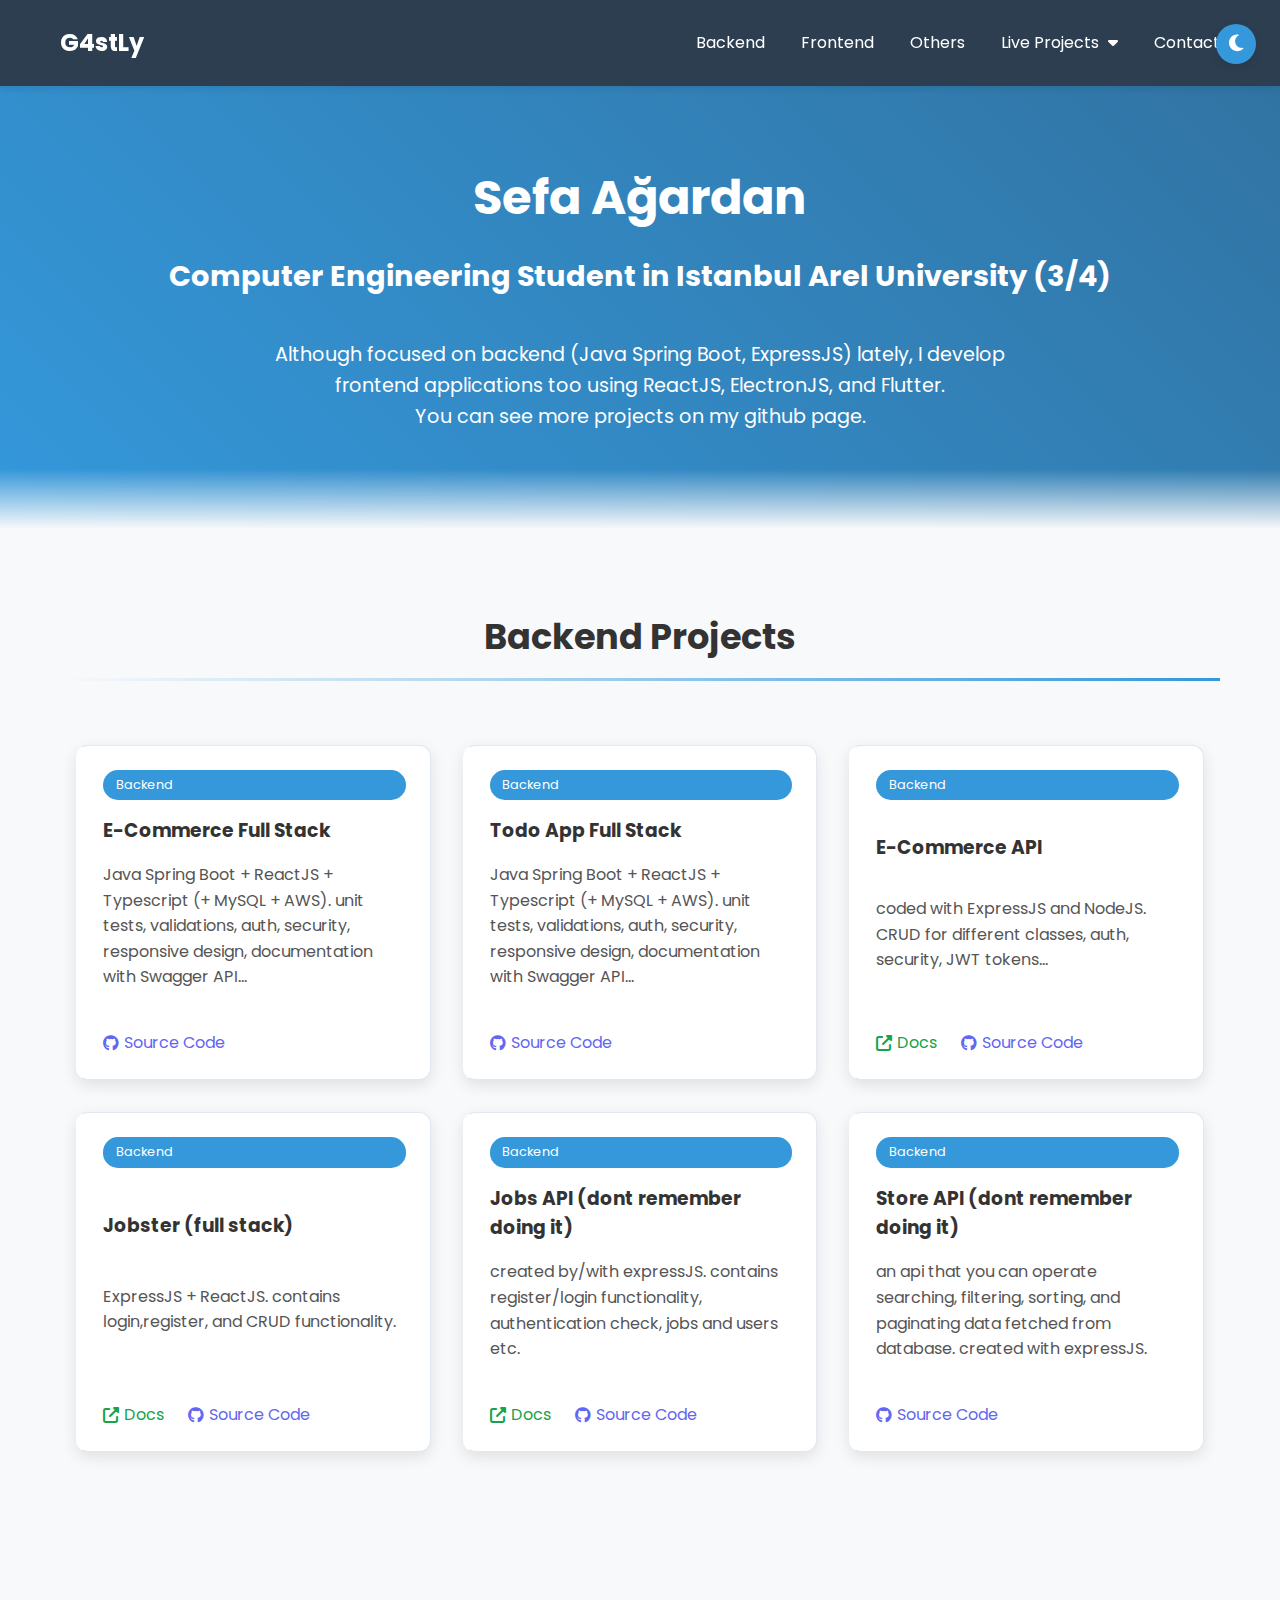
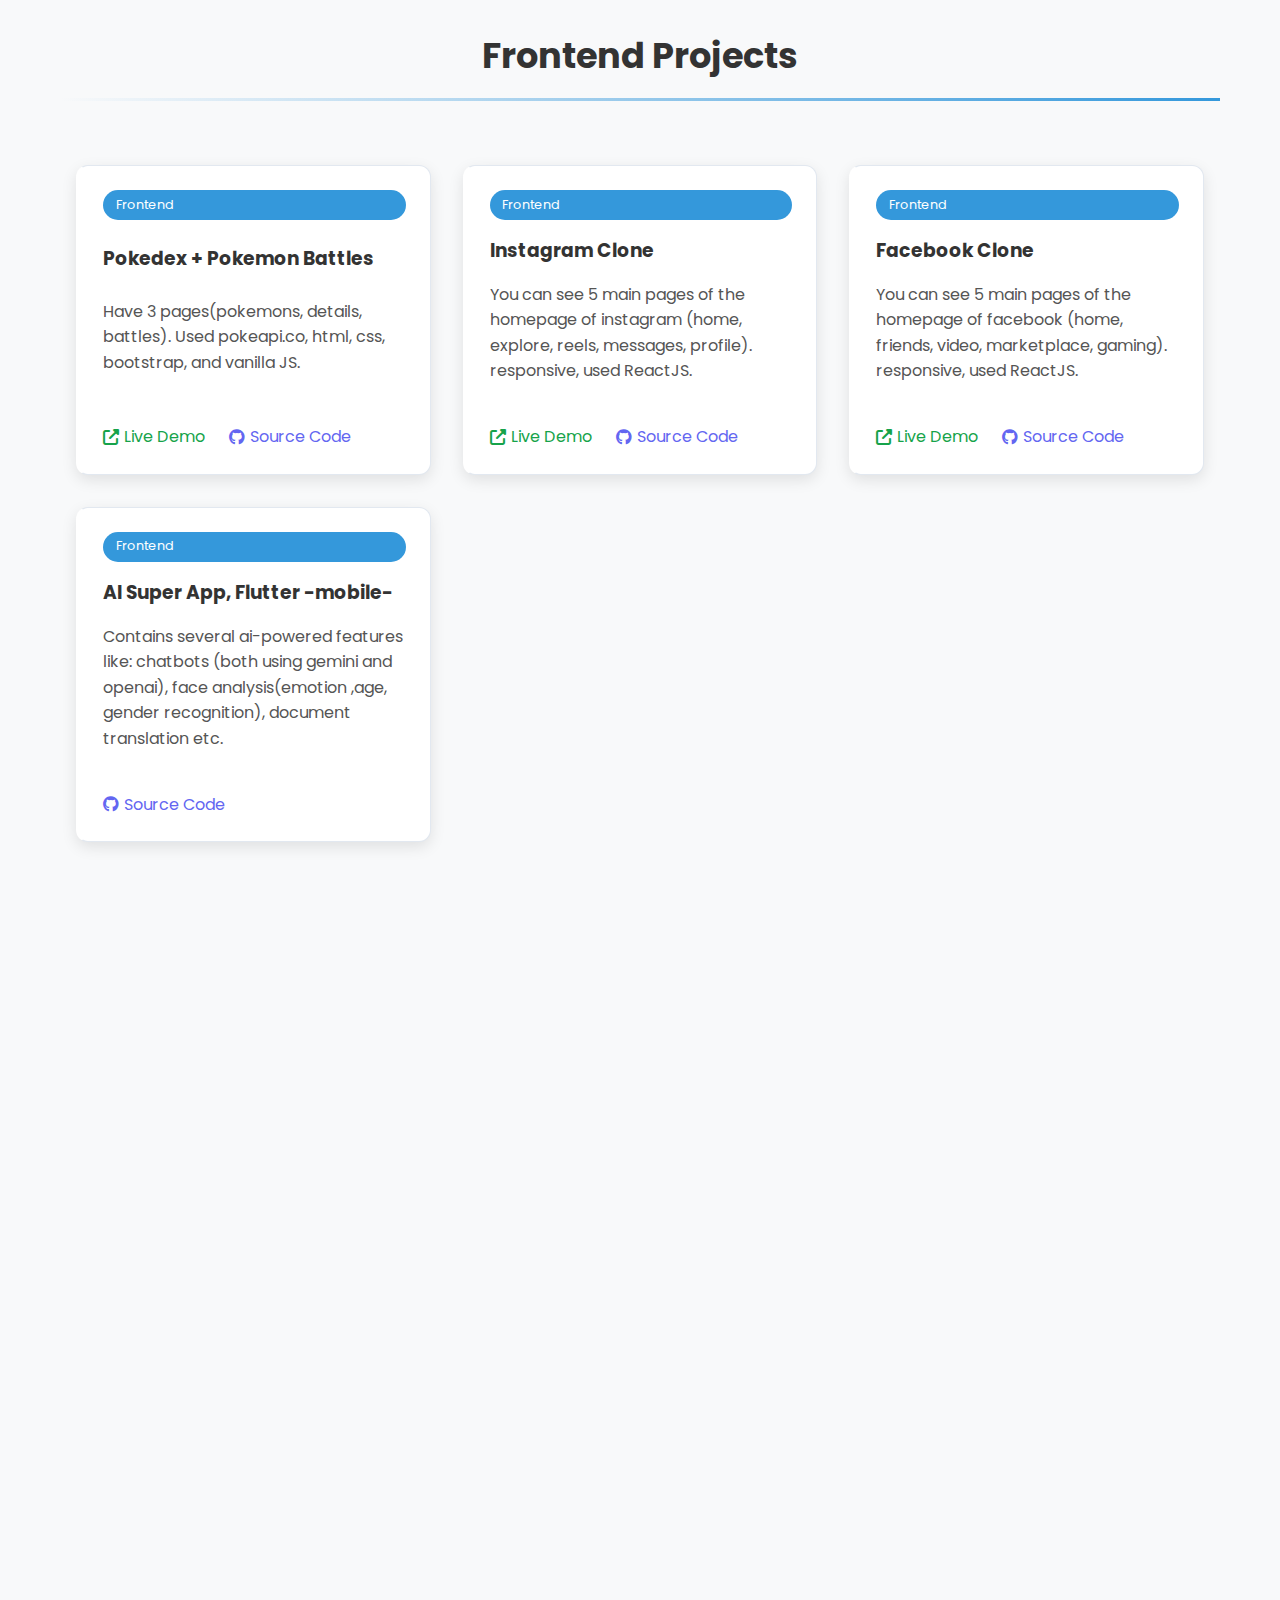
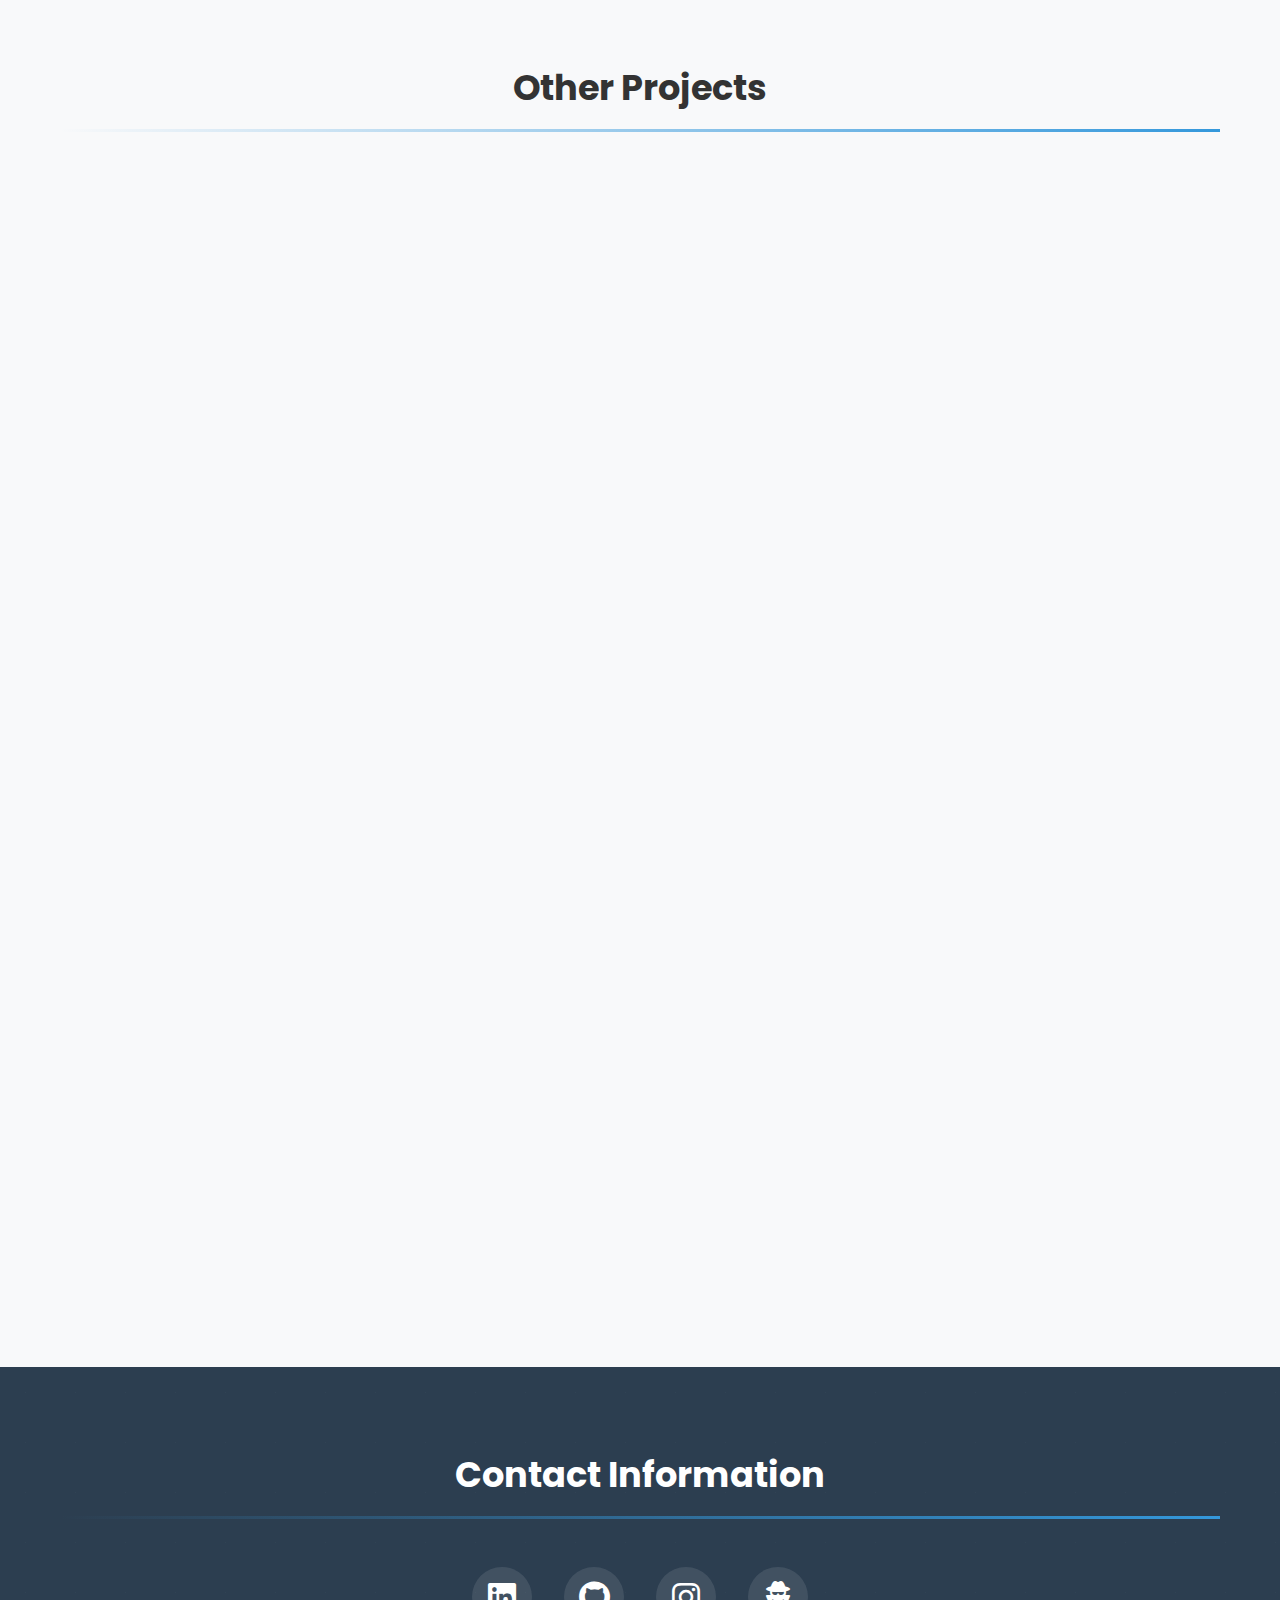
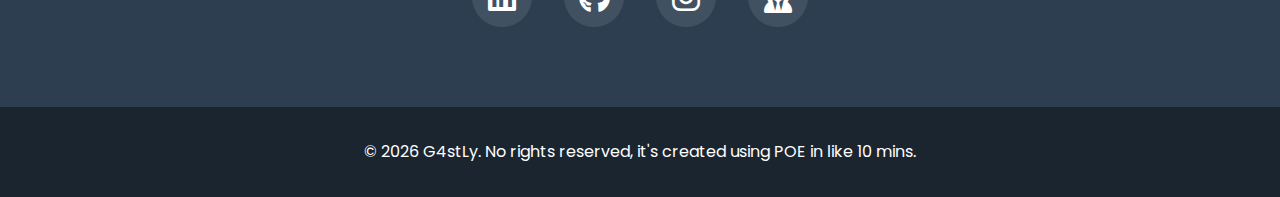
<file: index.html>
<!DOCTYPE html>
<html lang="en">
  <head>
    <meta charset="UTF-8" />
    <meta name="viewport" content="width=device-width, initial-scale=1.0" />
    <link rel="icon" type="image/png" href="assets/92.png" />
    <link rel="shortcut icon" type="image/png" href="assets/92.png" />
    <meta
      name="description"
      content="Portfolio of Sefa Ağardan, an Istanbul Arel University Computer Engineering student specializing in Backend (Java Spring Boot, ExpressJS) and Frontend (ReactJS, Flutter) development. Explore projects and contact info."
    />
    <title>Sefa AĞARDAN | G4stLy</title>

    <meta name="robots" content="index, follow" />
    <link rel="canonical" href="https://g4stly.tr/" />

    <!-- !Open Graph Meta Tags, more seo stuff -->
    <meta property="og:title" content="Sefa AĞARDAN | G4stLy" />
    <meta
      property="og:description"
      content="Portfolio of Sefa Ağardan, Computer Engineering student specializing in Java Spring Boot, ExpressJS, ReactJS, Flutter. Explore projects and contact info."
    />
    <meta property="og:image" content="https://g4stly.tr/assets/92.png" />
    <meta property="og:url" content="https://g4stly.tr/" />
    <meta property="og:type" content="website" />
    <meta property="og:locale" content="tr_TR" />

    <!-- Font Awesome for social icons -->
    <link
      rel="stylesheet"
      href="https://cdnjs.cloudflare.com/ajax/libs/font-awesome/6.4.0/css/all.min.css"
    />
    <!-- Google Fonts - Poppins -->
    <link
      href="https://fonts.googleapis.com/css2?family=Poppins:wght@300;400;500;600;700&display=swap"
      rel="stylesheet"
    />
    <link rel="stylesheet" href="style.css" />

    <!-- !SEO stuff -->
    <script type="application/ld+json">
      {
        "@context": "https://schema.org",
        "@type": "Person",
        "name": "Sefa Ağardan",
        "url": "https://g4stly.tr", // Replace with your actual URL
        "jobTitle": "Computer Engineering Student",
        "worksFor": {
          "@type": "Organization",
          "name": "Istanbul Arel University"
        },
        "alumniOf": {
          "@type": "CollegeOrUniversity",
          "name": "Istanbul Arel University"
        },
        "knowsAbout": [
          "Java Spring Boot",
          "Java",
          "Javascript",
          "ExpressJS",
          "ReactJS",
          "Flutter",
          "Backend Development",
          "Frontend Development",
          "Full-Stack Development",
          "Software Engineering",
          "C",
          "C++",
          "Python",
          "Typescript",
          "Bootstrap",
          "Image Processing"
        ],
        "sameAs": [
          "https://www.linkedin.com/in/sef4/",
          "https://github.com/g4stlyx",
          "https://www.instagram.com/sefa.js",
          "https://tryhackme.com/r/p/g4stly"
        ]
      }
    </script>
  </head>
  <body>
    <!-- Page Loader -->
    <div class="page-loader">
      <div class="loader"></div>
    </div>
    
    <!-- Theme Toggle Button -->
    <div class="theme-toggle">
      <button id="theme-toggle-btn">
        <i class="fas fa-moon"></i>
        <i class="fas fa-sun"></i>
      </button>
    </div>

    <header>
      <div class="container">
        <div class="header-content">
          <a class="name" href="https://g4stly.tr">G4stLy</a>
          <nav>
            <a href="#backend">Backend</a>
            <a href="#frontend">Frontend</a>
            <a href="#others">Others</a>
            <div class="dropdown">
              <a href="#" class="dropdown-toggle">Live Projects <i class="fas fa-caret-down"></i></a>
              <div class="dropdown-menu">
                <a href="https://g4stly.tr/pokedex" target="_blank">Pokedex</a>
                <a href="https://links.g4stly.tr" target="_blank">Links Page</a>
                <a href="https://instagram.g4stly.tr" target="_blank">Instagram Clone</a>
                <a href="https://facebook.g4stly.tr" target="_blank">Facebook Clone</a>
                <a href="https://g4stly.tr/g4Clothing" target="_blank">g4Clothing</a>
              </div>
            </div>
            <a href="#contact">Contact</a>
          </nav>
        </div>
      </div>
    </header>

    <section class="hero">
      <div class="container">
        <h1>Sefa Ağardan</h1>
        <h2>Computer Engineering Student in Istanbul Arel University (3/4)</h2>
        <br />
        <p>
          Although focused on backend (Java Spring Boot, ExpressJS) lately, I
          develop frontend applications too using ReactJS, ElectronJS, and
          Flutter.
        </p>
        <p>You can see more projects on my github page.</p>
      </div>
    </section>

    <section id="backend" class="projects">
      <div class="container">
        <h2 class="section-title">Backend Projects</h2>
        <div class="project-grid">
          <div class="project-card">
            <span class="category-label">Backend</span>
            <h3>E-Commerce Full Stack</h3>
            <p>
              Java Spring Boot + ReactJS + Typescript (+ MySQL + AWS). unit
              tests, validations, auth, security, responsive design,
              documentation with Swagger API...
            </p>
            <div class="project-links" style="margin-top: 1rem">
              <a
                href="https://github.com/g4stlyx/eCommerceFullStack"
                target="_blank"
                class="source-code"
              >
                <i class="fab fa-github"></i> Source Code
              </a>
            </div>
          </div>
          <div class="project-card">
            <span class="category-label">Backend</span>
            <h3>Todo App Full Stack</h3>
            <p>
              Java Spring Boot + ReactJS + Typescript (+ MySQL + AWS). unit
              tests, validations, auth, security, responsive design,
              documentation with Swagger API...
            </p>
            <div class="project-links">
              <a
                href="https://github.com/g4stlyx/todoFullStack"
                target="_blank"
                class="source-code"
              >
                <i class="fab fa-github"></i> Source Code
              </a>
            </div>
          </div>
          <div class="project-card">
            <span class="category-label">Backend</span>
            <h3>E-Commerce API</h3>
            <p>
              coded with ExpressJS and NodeJS. CRUD for different classes, auth,
              security, JWT tokens...
            </p>
            <div class="project-links">
              <a
                href="https://ecommerceapi-zwqi.onrender.com/"
                target="_blank"
                class="live-demo"
              >
                <i class="fas fa-external-link-alt"></i> Docs
              </a>
              <a
                href="https://github.com/g4stlyx/eCommerceAPI/"
                target="_blank"
                class="source-code"
              >
                <i class="fab fa-github"></i> Source Code
              </a>
            </div>
          </div>
          <div class="project-card">
            <span class="category-label">Backend</span>
            <h3>Jobster (full stack)</h3>
            <p>
              ExpressJS + ReactJS. contains login,register, and CRUD
              functionality.
            </p>
            <div class="project-links">
              <a
                href="https://jobster-api-1yfd.onrender.com/"
                target="_blank"
                class="live-demo"
              >
                <i class="fas fa-external-link-alt"></i> Docs
              </a>
              <a
                href="https://github.com/g4stlyx/jobsterAPI"
                target="_blank"
                class="source-code"
              >
                <i class="fab fa-github"></i> Source Code
              </a>
            </div>
          </div>
          <div class="project-card">
            <span class="category-label">Backend</span>
            <h3>Jobs API (dont remember doing it)</h3>
            <p>
              created by/with expressJS. contains register/login functionality,
              authentication check, jobs and users etc.
            </p>
            <div class="project-links">
              <a
                href="https://jobs-api-qomp.onrender.com/api-docs/#/"
                target="_blank"
                class="live-demo"
              >
                <i class="fas fa-external-link-alt"></i> Docs
              </a>
              <a
                href="https://github.com/g4stlyx/jobsAPI"
                target="_blank"
                class="source-code"
              >
                <i class="fab fa-github"></i> Source Code
              </a>
            </div>
          </div>
          <div class="project-card">
            <span class="category-label">Backend</span>
            <h3>Store API (dont remember doing it)</h3>
            <p>
              an api that you can operate searching, filtering, sorting, and
              paginating data fetched from database. created with expressJS.
            </p>
            <div class="project-links">
              <a
                href="https://github.com/g4stlyx/storeAPI"
                target="_blank"
                class="source-code"
              >
                <i class="fab fa-github"></i> Source Code
              </a>
            </div>
          </div>
        </div>
      </div>
    </section>

    <section id="frontend" class="projects">
      <div class="container">
        <h2 class="section-title">Frontend Projects</h2>
        <div class="project-grid">
          <div class="project-card">
            <span class="category-label">Frontend</span>
            <h3>Pokedex + Pokemon Battles</h3>
            <p>
              Have 3 pages(pokemons, details, battles). Used pokeapi.co, html,
              css, bootstrap, and vanilla JS.
            </p>
            <div class="project-links">
              <a
                href="https://g4stly.tr/pokedex/"
                target="_blank"
                class="live-demo"
              >
                <i class="fas fa-external-link-alt"></i> Live Demo
              </a>
              <a
                href="https://github.com/g4stlyx/pokedex"
                target="_blank"
                class="source-code"
              >
                <i class="fab fa-github"></i> Source Code
              </a>
            </div>
          </div>
          <div class="project-card">
            <span class="category-label">Frontend</span>
            <h3>Instagram Clone</h3>
            <p>
              You can see 5 main pages of the homepage of instagram (home,
              explore, reels, messages, profile). responsive, used ReactJS.
            </p>
            <div class="project-links">
              <a
                href="http://instagram.g4stly.tr"
                target="_blank"
                class="live-demo"
              >
                <i class="fas fa-external-link-alt"></i> Live Demo
              </a>
              <a
                href="https://github.com/g4stlyx/instagramClone"
                target="_blank"
                class="source-code"
              >
                <i class="fab fa-github"></i> Source Code
              </a>
            </div>
          </div>
          <div class="project-card">
            <span class="category-label">Frontend</span>
            <h3>Facebook Clone</h3>
            <p>
              You can see 5 main pages of the homepage of facebook (home,
              friends, video, marketplace, gaming). responsive, used ReactJS.
            </p>
            <div class="project-links">
              <a
                href="http://facebook.g4stly.tr"
                target="_blank"
                class="live-demo"
              >
                <i class="fas fa-external-link-alt"></i> Live Demo
              </a>
              <a
                href="https://github.com/g4stlyx/facebookClone"
                target="_blank"
                class="source-code"
              >
                <i class="fab fa-github"></i> Source Code
              </a>
            </div>
          </div>
          <div class="project-card">
            <span class="category-label">Frontend</span>
            <h3>AI Super App, Flutter -mobile-</h3>
            <p>
              Contains several ai-powered features like: chatbots (both using
              gemini and openai), face analysis(emotion ,age, gender
              recognition), document translation etc.
            </p>
            <div class="project-links">
              <a
                href="https://github.com/g4stlyx/ai_super_app"
                target="_blank"
                class="source-code"
              >
                <i class="fab fa-github"></i> Source Code
              </a>
            </div>
          </div>
          <div class="project-card">
            <span class="category-label">Frontend</span>
            <h3>templateWebApp</h3>
            <p>
              i created it to use as a template for my future projects.
              responsive, used ReactJS, Typescript.
            </p>
            <div class="project-links">
              <a
                href="https://github.com/g4stlyx/templateWebApp"
                target="_blank"
                class="source-code"
              >
                <i class="fab fa-github"></i> Source Code
              </a>
            </div>
          </div>
          <div class="project-card">
            <span class="category-label">Frontend</span>
            <h3>Collaborative Todo App</h3>
            <p>
              Register, login, adding friends, sharing todos. Could be
              transformed into something like Notion (by converting todos to
              pages). Typescript & Firebase.
            </p>
            <div class="project-links">
              <a
                href="https://github.com/g4stlyx/collaborative-todo-app"
                target="_blank"
                class="source-code"
              >
                <i class="fab fa-github"></i> Source Code
              </a>
            </div>
          </div>
          <div class="project-card">
            <span class="category-label">Frontend</span>
            <h3>g4Cafe cafe/menu</h3>
            <p>cafe/menu website. react</p>
            <div class="project-links">
              <a
                href="https://g4stly.tr/g4Cafe/"
                target="_blank"
                class="live-demo"
              >
                <i class="fas fa-external-link-alt"></i> Live Demo
              </a>
              <a
                href="https://github.com/g4stlyx/g4Cafe"
                target="_blank"
                class="source-code"
              >
                <i class="fab fa-github"></i> Source Code
              </a>
            </div>
          </div>
          <div class="project-card">
            <span class="category-label">Frontend</span>
            <h3>g4Clothing e-commerce</h3>
            <p>e-commerce website focused on clothing.</p>
            <div class="project-links">
              <a
                href="https://g4stly.tr/g4Clothing/"
                target="_blank"
                class="live-demo"
              >
                <i class="fas fa-external-link-alt"></i> Live Demo
              </a>
              <a
                href="https://github.com/g4stlyx/g4Clothing"
                target="_blank"
                class="source-code"
              >
                <i class="fab fa-github"></i> Source Code
              </a>
            </div>
          </div>
          <div class="project-card">
            <span class="category-label">Frontend</span>
            <h3>Photo Search App (i dont remember doing it)</h3>
            <p>Photo Search App created with React and Unsplash API.</p>
            <div class="project-links">
              <a
                href="https://github.com/g4stlyx/photoSearchReact"
                target="_blank"
                class="source-code"
              >
                <i class="fab fa-github"></i> Source Code
              </a>
            </div>
          </div>
          <div class="project-card">
            <span class="category-label">Frontend</span>
            <h3>SnapShot (i dont remember doing it)</h3>
            <p>search images using Flickr API. ReactJS is used.</p>
            <div class="project-links">
              <a
                href="https://github.com/g4stlyx/snapShot"
                target="_blank"
                class="source-code"
              >
                <i class="fab fa-github"></i> Source Code
              </a>
            </div>
          </div>
          <div class="project-card">
            <span class="category-label">Frontend</span>
            <h3>g4Store (i dont remember doing it)</h3>
            <p>An e-commerce website template written in ReactJS and Redux.</p>
            <div class="project-links">
              <a
                href="https://github.com/g4stlyx/g4StoreReact"
                target="_blank"
                class="source-code"
              >
                <i class="fab fa-github"></i> Source Code
              </a>
            </div>
          </div>
        </div>
      </div>
    </section>

    <section id="others" class="projects">
      <div class="container">
        <h2 class="section-title">Other Projects</h2>
        <div class="project-grid">
          <div class="project-card">
            <span class="category-label">Other</span>
            <h3>Lecture Content Fetcher, py script</h3>
            <p>
              It goes to arel uzem website, logs in, checks courses for
              downloadable lecture contents. if sees any new content, downloads
              them to the related folder.
            </p>
            <div class="project-links">
              <a
                href="https://github.com/g4stlyx/lecture_content_fetcher"
                target="_blank"
                class="source-code"
              >
                <i class="fab fa-github"></i> Source Code
              </a>
            </div>
          </div>
          <div class="project-card">
            <span class="category-label">Other</span>
            <h3>Vulnerability Scanner, py script</h3>
            <p>
              Options: whois and IP information lookup, path scanning, reverse
              lookup for websites on the same server, OWASP top 10 scanning (sql
              & xss injection etc.) <br />
              Scans for these and creates a markdown (.MD) report.
            </p>
            <div class="project-links">
              <a
                href="https://github.com/g4stlyx/vulnerability_scanner/"
                target="_blank"
                class="source-code"
              >
                <i class="fab fa-github"></i> Source Code
              </a>
            </div>
          </div>
          <div class="project-card">
            <span class="category-label">Other</span>
            <h3>Arcade Games App</h3>
            <p>
              Super app containing several arcade games re-coded in Python using
              Pygame. Contains: Space Invaders, Snake, Pacman, Tetris, Flappy
              Bird.
            </p>
            <div class="project-links">
              <a
                href="https://github.com/g4stlyx/arcade_games_app"
                target="_blank"
                class="source-code"
              >
                <i class="fab fa-github"></i> Source Code
              </a>
            </div>
          </div>
          <div class="project-card">
            <span class="category-label">Other</span>
            <h3>uniManagement Java</h3>
            <p>
              object oriented programmed university management system; includes
              students, instructors and an admin
            </p>
            <div class="project-links">
              <a
                href="https://github.com/g4stlyx/uniManagement"
                target="_blank"
                class="source-code"
              >
                <i class="fab fa-github"></i> Source Code
              </a>
            </div>
          </div>
          <div class="project-card">
            <span class="category-label">Other</span>
            <h3>ticTacToeJava (dont remember doing it)</h3>
            <p>tic-tac-toe coded with Java,Swing to practise it</p>
            <div class="project-links">
              <a
                href="https://github.com/g4stlyx/ticTacToeJava"
                target="_blank"
                class="source-code"
              >
                <i class="fab fa-github"></i> Source Code
              </a>
            </div>
          </div>
          <div class="project-card">
            <span class="category-label">Other</span>
            <h3>Space-Invaders</h3>
            <p>a bit different version of a classical arcade game</p>
            <div class="project-links">
              <a
                href="https://github.com/g4stlyx/Space-Invaders"
                target="_blank"
                class="source-code"
              >
                <i class="fab fa-github"></i> Source Code
              </a>
            </div>
          </div>
          <div class="project-card">
            <span class="category-label">Other</span>
            <h3>turkeyInvaders</h3>
            <p>
              "extremely" different version of a classical arcade game Space
              Invaders
            </p>
            <div class="project-links">
              <a
                href="https://github.com/g4stlyx/turkeyInvaders"
                target="_blank"
                class="source-code"
              >
                <i class="fab fa-github"></i> Source Code
              </a>
            </div>
          </div>
        </div>
      </div>
    </section>

    <section id="contact" class="contact">
      <div class="container">
        <h2 class="section-title light-text">Contact Information</h2>
        <div class="social-links">
          <a
            href="https://www.linkedin.com/in/sef4/"
            class="linkedin"
            target="_blank"
          >
            <i class="fab fa-linkedin"></i>
          </a>
          <a href="https://github.com/g4stlyx" class="github" target="_blank">
            <i class="fab fa-github"></i>
          </a>
          <a
            href="https://www.instagram.com/sefa.js"
            class="instagram"
            target="_blank"
          >
            <i class="fab fa-instagram"></i>
          </a>
          <a
            href="https://tryhackme.com/r/p/g4stly"
            class="tryhackme"
            target="_blank"
          >
            <i class="fas fa-user-secret"></i>
          </a>
        </div>
      </div>
    </section>

    <!-- Scroll to Top Button -->
    <div class="scroll-to-top">
      <i class="fas fa-arrow-up"></i>
    </div>

    <footer>
      <div class="container">
        <p>
          &copy; 2025 G4stLy. No rights reserved, it's created using POE in like
          10 mins.
        </p>
      </div>
    </footer>

    <!-- Dark/Light Mode Toggle Script -->
    <script>
      // Theme toggle functionality
      const themeToggleBtn = document.getElementById('theme-toggle-btn');
      const body = document.body;

      // Check for saved theme preference or use preferred color scheme
      const savedTheme = localStorage.getItem('theme');
      const prefersDarkScheme = window.matchMedia('(prefers-color-scheme: dark)');

      if (savedTheme === 'dark' || (!savedTheme && prefersDarkScheme.matches)) {
          body.classList.add('dark-theme');
      }

      themeToggleBtn.addEventListener('click', () => {
          body.classList.toggle('dark-theme');
          
          // Save theme preference
          const currentTheme = body.classList.contains('dark-theme') ? 'dark' : 'light';
          localStorage.setItem('theme', currentTheme);
      });

      // Set current year in footer
      document.querySelector('footer p').innerHTML = document.querySelector('footer p').innerHTML.replace('2025', new Date().getFullYear());
      
      // Add animation to project cards
      document.addEventListener('DOMContentLoaded', () => {
          const cards = document.querySelectorAll('.project-card');
          cards.forEach((card, index) => {
              setTimeout(() => {
                  card.style.opacity = '1';
                  card.style.transform = 'translateY(0)';
              }, 100 * index);
          });
      });

      // Scroll to top button functionality
      const scrollToTopBtn = document.querySelector('.scroll-to-top');
      
      window.addEventListener('scroll', () => {
          if (window.pageYOffset > 300) {
              scrollToTopBtn.classList.add('visible');
          } else {
              scrollToTopBtn.classList.remove('visible');
          }
      });
      
      scrollToTopBtn.addEventListener('click', () => {
          window.scrollTo({
              top: 0,
              behavior: 'smooth'
          });
      });

      // Page loader
      const pageLoader = document.querySelector('.page-loader');
      window.addEventListener('load', () => {
          setTimeout(() => {
              pageLoader.classList.add('hidden');
          }, 500);
      });
    </script>
  </body>
</html>
</file>
<file: style.css>
/* Reset and Base Styles */
* {
    margin: 0;
    padding: 0;
    box-sizing: border-box;
    font-family: 'Poppins', sans-serif;
}

:root {
    /* Light Theme Variables */
    --bg-primary: #f8f9fa;
    --bg-secondary: #ffffff;
    --text-primary: #333333;
    --text-secondary: #555555;
    --accent-color: #3498db;
    --hover-color: #2980b9;
    --card-bg: #ffffff;
    --header-bg: #2c3e50;
    --hero-bg: #3498db;
    --footer-bg: #1a252f;
    --border-color: #e2e8f0;
    --shadow-color: rgba(0, 0, 0, 0.1);
    --category-bg: #3498db;
    
    /* Transition Speed */
    --transition-speed: 0.3s;
}

.dark-theme {
    /* Dark Theme Variables */
    --bg-primary: #121212;
    --bg-secondary: #1e1e1e;
    --text-primary: #f8f9fa;
    --text-secondary: #cccccc;
    --accent-color: #3498db;
    --hover-color: #2980b9;
    --card-bg: #252525;
    --header-bg: #1a1a1a;
    --hero-bg: #2c3e50;
    --footer-bg: #0f0f0f;
    --border-color: #2d2d2d;
    --shadow-color: rgba(0, 0, 0, 0.3);
    --category-bg: #2980b9;
}

body {
    line-height: 1.6;
    color: var(--text-primary);
    background-color: var(--bg-primary);
    transition: background-color var(--transition-speed) ease, 
                color var(--transition-speed) ease;
}

.container {
    max-width: 1200px;
    margin: 0 auto;
    padding: 0 20px;
}

/* Theme Toggle */
.theme-toggle {
    position: fixed;
    top: 1.5rem;
    right: 1.5rem;
    z-index: 1001;
}

#theme-toggle-btn {
    background: none;
    border: none;
    cursor: pointer;
    font-size: 1.2rem;
    color: white;
    background-color: var(--accent-color);
    border-radius: 50%;
    width: 40px;
    height: 40px;
    display: flex;
    align-items: center;
    justify-content: center;
    box-shadow: 0 2px 10px var(--shadow-color);
    transition: transform 0.3s ease, color 0.3s ease;
}

#theme-toggle-btn:hover {
    transform: rotate(15deg);
}

#theme-toggle-btn .fa-sun {
    display: none;
}

.dark-theme #theme-toggle-btn .fa-moon {
    display: none;
}

.dark-theme #theme-toggle-btn .fa-sun {
    display: inline-block;
}

header {
    background-color: var(--header-bg);
    color: white;
    padding: 1.5rem 0;
    position: fixed;
    width: 100%;
    top: 0;
    z-index: 1000;
    box-shadow: 0 2px 8px var(--shadow-color);
    transition: background-color var(--transition-speed) ease;
}

.header-content {
    display: flex;
    justify-content: space-between;
    align-items: center;
}

.name {
    font-size: 1.5rem;
    font-weight: bold;
    color: white;
    text-decoration: none;
    transition: color var(--transition-speed) ease;
}

.name:visited, .name:active {
    color: white;
    text-decoration: none;
}

nav a {
    color: white;
    text-decoration: none;
    margin-left: 2rem;
    transition: color var(--transition-speed) ease;
    position: relative;
    padding: 0.5rem 0;
}

nav a::after {
    content: '';
    position: absolute;
    width: 0;
    height: 2px;
    bottom: 0;
    left: 0;
    background-color: var(--accent-color);
    transition: width var(--transition-speed) ease;
}

nav a:hover::after {
    width: 100%;
}

nav a:hover, .name:hover {
    color: var(--accent-color);
}

.hero {
    background-color: var(--hero-bg);
    color: white;
    text-align: center;
    /* Adjust top padding to account for fixed header height */
    padding-top: 10rem;
    padding-bottom: 6rem;
    margin-top: 0;
    position: relative;
    overflow: hidden;
    transition: background-color var(--transition-speed) ease;
    background-attachment: fixed;
}

.hero::before {
    content: '';
    position: absolute;
    top: 0;
    left: 0;
    width: 100%;
    height: 100%;
    background: linear-gradient(45deg, rgba(52, 152, 219, 0.7), rgba(44, 62, 80, 0.7));
    opacity: 0.6;
    z-index: 1;
}

.dark-theme .hero::before {
    background: linear-gradient(45deg, rgba(52, 152, 219, 0.5), rgba(44, 62, 80, 0.5));
    opacity: 0.3;
}

.hero::after {
    content: '';
    position: absolute;
    bottom: 0;
    left: 0;
    width: 100%;
    height: 60px;
    background: linear-gradient(to top, var(--bg-primary), transparent);
    z-index: 2;
}

.hero .container {
    position: relative;
    z-index: 2;
}

.hero h1 {
    font-size: 3rem;
    margin-bottom: 1rem;
    animation: fadeInUp 0.8s ease;
}

.hero h2 {
    font-size: 1.8rem;
    margin-bottom: 1rem;
    animation: fadeInUp 1s ease;
}

.hero p {
    font-size: 1.2rem;
    max-width: 800px;
    margin: 0 auto;
    animation: fadeInUp 1.2s ease;
}

.projects {
    padding: 5rem 0;
    background-color: var(--bg-primary);
    transition: background-color var(--transition-speed) ease;
}

.section-title::after {
    content: none; /* Remove the original underline */
}

.section-title {
    text-align: center;
    margin-bottom: 3rem;
    color: var(--text-primary);
    font-size: 2.2rem;
    position: relative;
    left: 50%;
    transform: translateX(-50%);
    padding-bottom: 1rem;
    transition: color var(--transition-speed) ease;
    background: linear-gradient(90deg, transparent, var(--accent-color), transparent);
    background-size: 200% 3px;
    background-position: 0% 100%;
    background-repeat: no-repeat;
    animation: gradientMove 3s ease infinite alternate;
}

@keyframes gradientMove {
    0% {
        background-position: 0% 100%;
    }
    100% {
        background-position: 100% 100%;
    }
}

.section-title.light-text {
    color: white;
}

.project-grid {
    display: grid;
    grid-template-columns: repeat(auto-fit, minmax(300px, 1fr));
    gap: 2rem;
    padding: 1rem;
}

.project-card {
    display: flex;
    flex-direction: column;
    justify-content: space-between;
    background: var(--card-bg);
    border-radius: 12px;
    padding: 1.5rem;
    box-shadow: 0 5px 15px var(--shadow-color);
    transition: transform 0.5s ease, 
                box-shadow 0.5s ease,
                background-color 0.3s ease,
                opacity 0.5s ease,
                border-left 0.3s ease;
    border: 1px solid var(--border-color);
    border-left: 3px solid transparent;
    opacity: 0;
    transform: translateY(20px);
}

.project-card:hover {
    transform: translateY(-8px);
    box-shadow: 0 12px 20px var(--shadow-color);
    border-left: 3px solid var(--accent-color);
}

/* Project Card Active State */
.project-card:active {
    transform: scale(0.98);
    transition: transform 0.1s ease;
}

.dark-theme .project-card {
    box-shadow: 0 5px 15px rgba(0, 0, 0, 0.4);
}

.project-card h3 {
    color: var(--text-primary);
    margin-bottom: 1rem;
    transition: color var(--transition-speed) ease;
}

.project-card p {
    color: var(--text-secondary);
    margin-bottom: 1.5rem;
    transition: color var(--transition-speed) ease;
}

.project-links {
    margin-top: 1rem;
    display: flex;
    gap: 1.5rem;
}

.project-links a {
    transition: color var(--transition-speed) ease;
    text-decoration: none;
    color: var(--accent-color);
}

.project-links a.live-demo {
    display: inline-flex;
    align-items: center;
    color: #16a34a; /* Green color for live demos */
    transition: color var(--transition-speed) ease;
}

.project-links a.source-code {
    display: inline-flex;
    align-items: center;
    color: #6366f1; /* Purple color for source code */
    transition: color var(--transition-speed) ease;
}

.dark-theme .project-links a {
    color: #64b5f6; /* Lighter blue shade for better visibility in dark mode */
}

.dark-theme .project-links a.source-code {
    color: #818cf8; /* Lighter purple in dark mode */
}

.dark-theme .project-links a.live-demo {
    color: #4ade80; /* Lighter green in dark mode */
}

.project-links a.live-demo:hover {
    color: #15803d !important; /* Darker green on hover */
}

.project-links a.source-code:hover {
    color: #4f46e5 !important; /* Darker purple on hover */
}

.project-links a i {
    margin-right: 5px;
}

.project-links a:hover {
    color: var(--hover-color) !important;
}

.category-label {
    display: inline-block;
    padding: 0.3rem 0.8rem;
    background-color: var(--category-bg);
    color: white;
    border-radius: 15px;
    font-size: 0.8rem;
    margin-bottom: 1rem;
    transition: background-color var(--transition-speed) ease, 
                transform var(--transition-speed) ease,
                box-shadow var(--transition-speed) ease;
    position: relative;
    overflow: hidden;
}

.project-card:hover .category-label {
    transform: translateY(-3px);
    box-shadow: 0 3px 6px rgba(0, 0, 0, 0.1);
}

.contact {
    background-color: var(--header-bg);
    color: white;
    padding: 5rem 0;
    text-align: center;
    transition: background-color var(--transition-speed) ease;
    position: relative;
    overflow: hidden;
}

.contact::before {
    content: '';
    position: absolute;
    top: 0;
    left: 0;
    width: 100%;
    height: 100%;
    background-image: radial-gradient(circle at 25px 25px, rgba(255, 255, 255, 0.05) 2%, transparent 0%);
    background-size: 50px 50px;
    opacity: 0.5;
    z-index: 0;
}

.contact .container {
    position: relative;
    z-index: 1;
}

.social-links {
    display: flex;
    justify-content: center;
    flex-wrap: wrap;
    gap: 2rem;
    margin: 2rem auto 0;
    width: fit-content;
}

.social-links a {
    color: white;
    font-size: 2rem;
    transition: all 0.3s ease;
    text-decoration: none;
    width: 60px;
    height: 60px;
    background-color: rgba(255, 255, 255, 0.1);
    border-radius: 50%;
    display: flex;
    align-items: center;
    justify-content: center;
    position: relative;
    z-index: 1;
    overflow: hidden;
}

.social-links a::before {
    content: '';
    position: absolute;
    top: 0;
    left: 0;
    width: 100%;
    height: 100%;
    background: rgba(255, 255, 255, 0.1);
    border-radius: 50%;
    transform: scale(0);
    transition: transform 0.3s ease;
    z-index: -1;
}

.social-links a:hover {
    transform: translateY(-5px) scale(1.1);
}

.social-links a:hover::before {
    transform: scale(1);
}

.linkedin:hover {
    color: #0077b5;
    background-color: rgba(0, 119, 181, 0.2);
}

.github:hover {
    color: #6e5494;
    background-color: rgba(110, 84, 148, 0.2);
}

.instagram:hover {
    color: #e4405f;
    background-color: rgba(228, 64, 95, 0.2);
}

.tryhackme:hover {
    color: #c11f1f;
    background-color: rgba(193, 31, 31, 0.2);
}

footer {
    background-color: var(--footer-bg);
    color: white;
    text-align: center;
    padding: 2rem 0;
    transition: background-color var(--transition-speed) ease;
}

/* Scroll-to-top Button */
.scroll-to-top {
    position: fixed;
    bottom: 20px;
    right: 20px;
    width: 40px;
    height: 40px;
    background-color: var(--accent-color);
    color: white;
    border-radius: 50%;
    display: flex;
    align-items: center;
    justify-content: center;
    cursor: pointer;
    opacity: 0;
    transition: opacity 0.3s ease, transform 0.3s ease;
    box-shadow: 0 2px 10px var(--shadow-color);
    z-index: 999;
    pointer-events: none;
    animation: pulse 2s infinite;
}

.scroll-to-top.visible {
    opacity: 1;
    pointer-events: auto;
}

.scroll-to-top:hover {
    transform: translateY(-5px);
}

@keyframes pulse {
    0% {
        box-shadow: 0 0 0 0 rgba(52, 152, 219, 0.4);
    }
    70% {
        box-shadow: 0 0 0 10px rgba(52, 152, 219, 0);
    }
    100% {
        box-shadow: 0 0 0 0 rgba(52, 152, 219, 0);
    }
}

/* Page Loader */
.page-loader {
    position: fixed;
    top: 0;
    left: 0;
    width: 100%;
    height: 100%;
    background-color: var(--bg-primary);
    display: flex;
    justify-content: center;
    align-items: center;
    z-index: 9999;
    transition: opacity 0.6s ease, visibility 0.6s ease;
}

.page-loader.hidden {
    opacity: 0;
    visibility: hidden;
}

.loader {
    width: 50px;
    height: 50px;
    border: 5px solid rgba(52, 152, 219, 0.2);
    border-radius: 50%;
    border-top-color: var(--accent-color);
    animation: spin 1s linear infinite;
}

@keyframes spin {
    0% { transform: rotate(0deg); }
    100% { transform: rotate(360deg); }
}

/* Animations */
@keyframes fadeInUp {
    from {
        opacity: 0;
        transform: translateY(20px);
    }
    to {
        opacity: 1;
        transform: translateY(0);
    }
}

@keyframes fadeInRight {
    from {
        opacity: 0;
        transform: translateX(-20px);
    }
    to {
        opacity: 1;
        transform: translateX(0);
    }
}

/* Focus styles for accessibility */
.project-card:focus-within,
.social-links a:focus,
nav a:focus,
.theme-toggle button:focus,
.scroll-to-top:focus {
    outline: 2px solid var(--accent-color);
    outline-offset: 2px;
}

.dark-theme .project-card:focus-within,
.dark-theme .social-links a:focus,
.dark-theme nav a:focus,
.dark-theme .theme-toggle button:focus,
.dark-theme .scroll-to-top:focus {
    outline-color: #64b5f6;
}

/* Dropdown Menu */
.dropdown {
    position: relative;
    display: inline-block;
}

.dropdown-toggle {
    cursor: pointer;
}

.dropdown-toggle i {
    margin-left: 5px;
    transition: transform 0.3s ease;
}

.dropdown:hover .dropdown-toggle i {
    transform: rotate(180deg);
}

.dropdown-menu {
    position: absolute;
    top: 100%;
    left: 0;
    background-color: var(--card-bg);
    min-width: 180px;
    box-shadow: 0 8px 16px var(--shadow-color);
    border-radius: 8px;
    padding: 0.5rem 0;
    z-index: 1000;
    opacity: 0;
    visibility: hidden;
    transform: translateY(10px);
    transition: opacity 0.3s ease, transform 0.3s ease, visibility 0.3s ease;
    overflow: hidden;
    border: 1px solid var(--border-color);
}

.dropdown:hover .dropdown-menu {
    opacity: 1;
    visibility: visible;
    transform: translateY(0);
}

.dropdown-menu a {
    color: var(--text-primary) !important;
    padding: 0.75rem 1.25rem;
    text-decoration: none;
    display: block;
    margin: 0 !important;
    transition: background-color 0.3s ease, color 0.3s ease;
    font-size: 0.9rem;
    position: relative;
}

.dropdown-menu a::after {
    content: none; /* Remove the underline that's applied to nav links */
}

.dropdown-menu a:hover {
    background-color: rgba(52, 152, 219, 0.1);
    color: var(--accent-color) !important;
}

.dropdown-menu a::before {
    content: '';
    position: absolute;
    left: 0;
    top: 0;
    bottom: 0;
    width: 0;
    background-color: var(--accent-color);
    transition: width 0.3s ease;
}

.dropdown-menu a:hover::before {
    width: 4px;
}

/* Mobile Responsiveness */
@media (max-width: 768px) {
    .header-content {
        flex-direction: column;
        text-align: center;
    }

    nav {
        margin-top: 1rem;
    }

    nav a {
        margin: 0 1rem;
        font-size: 0.9rem;
    }

    .hero {
        padding-top: 9rem;
        padding-bottom: 4rem;
    }

    .hero h1 {
        font-size: 2.2rem;
    }

    .hero h2 {
        font-size: 1.4rem;
    }

    .section-title {
        font-size: 1.8rem;
    }

    .social-links {
        gap: 1rem;
    }

    .social-links a {
        font-size: 1.5rem;
        width: 50px;
        height: 50px;
    }

    .theme-toggle {
        top: 1rem;
        right: 1rem;
    }

    .dropdown {
        margin: 0.5rem 0;
    }
    
    .dropdown-menu {
        position: static;
        width: 100%;
        opacity: 0;
        visibility: hidden;
        height: 0;
        padding: 0;
        margin: 0;
        box-shadow: none;
        border: none;
        background-color: rgba(52, 152, 219, 0.1);
        border-radius: 5px;
        transition: opacity 0.3s ease, visibility 0.3s ease, height 0.3s ease, padding 0.3s ease;
    }
    
    .dropdown:hover .dropdown-menu {
        opacity: 1;
        visibility: visible;
        height: auto;
        padding: 0.5rem 0;
    }
    
    .dropdown-menu a {
        padding: 0.5rem 1rem;
        text-align: center;
    }
    
    .dropdown-menu a::before {
        display: none;
    }
}

@media (max-width: 480px) {
    .project-grid {
        grid-template-columns: 1fr;
    }

    .hero h1 {
        font-size: 1.8rem;
    }

    .hero h2 {
        font-size: 1.2rem;
    }

    .hero p {
        font-size: 1rem;
    }
}
</file>
